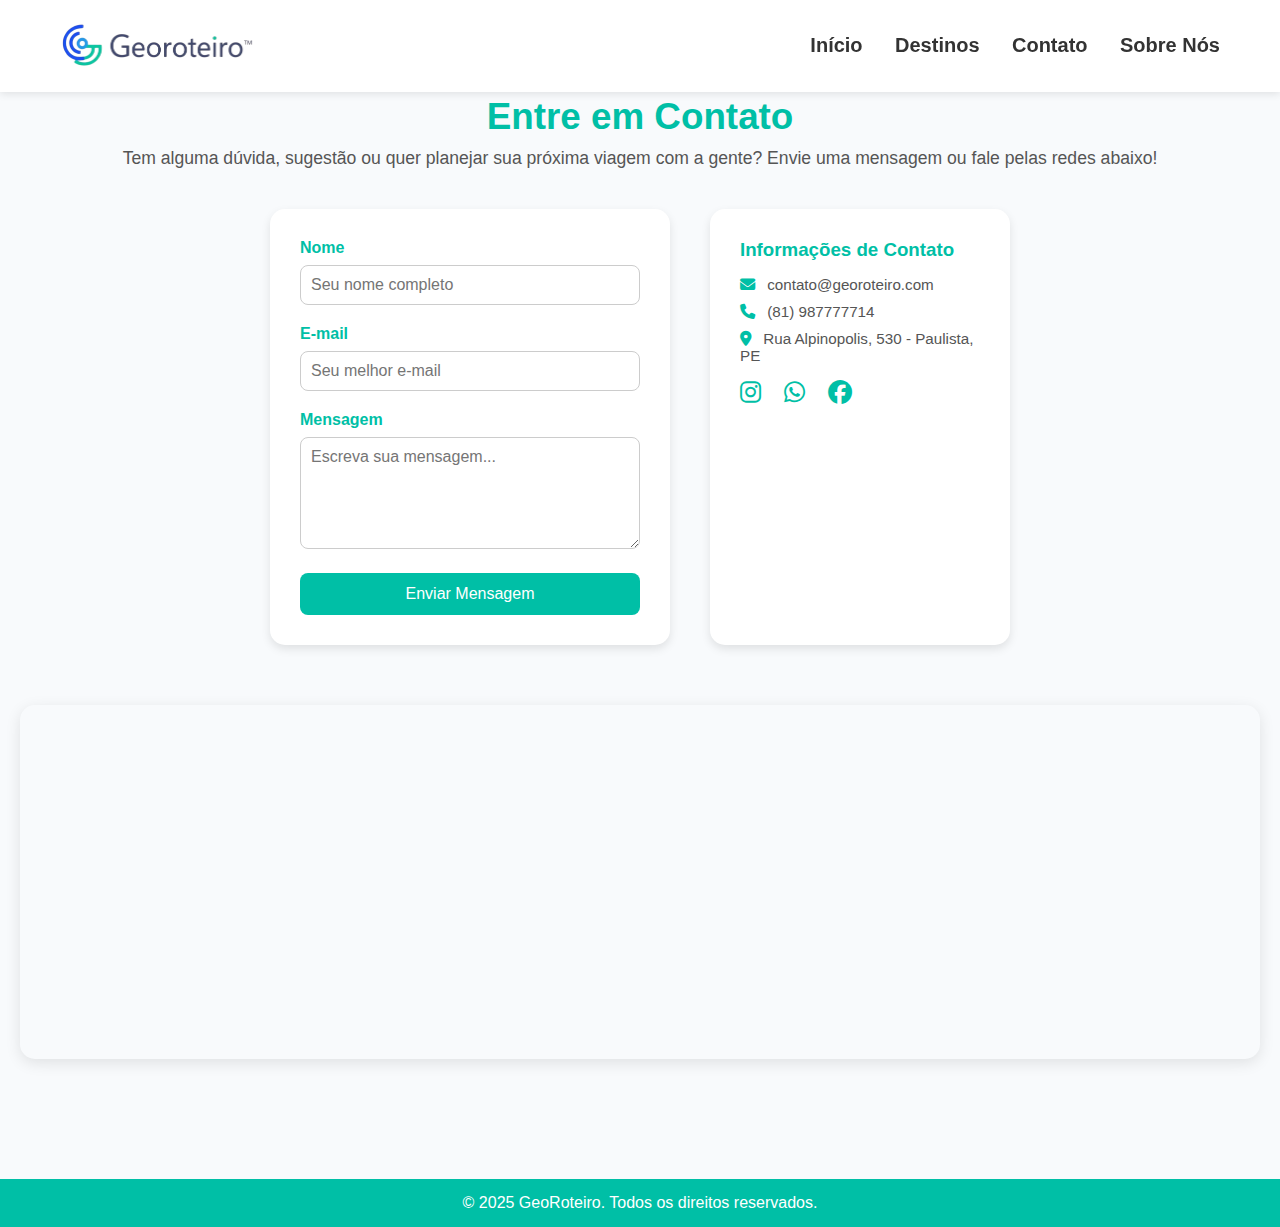
<file: contato.html>
<!DOCTYPE html>
<html lang="pt-BR">
<head>
  <meta charset="UTF-8">
  <meta name="viewport" content="width=device-width, initial-scale=1.0">
  <title>Contato - GeoRoteiro</title>
  <link rel="stylesheet" href="contato.css">

  <!-- Ícones -->
  <link rel="stylesheet" href="https://cdnjs.cloudflare.com/ajax/libs/font-awesome/6.5.0/css/all.min.css">
</head>

<body>
  <!--Navbar-->
  <header>
    <!--Logo-->
    <div class="logo">
      <img src="logoc.png" alt="">

    </div>

     <!-- Menu de navegação -->
     <nav class="menu">
      <a href="index.html">Início</a>
      <a href="destinos.html">Destinos</a>
      
      <a href="contato.html">Contato</a>
      <a href="sobrenos.html">Sobre Nós</a>
    </nav>

  </header>

  <br><br>

  <section class="contato">
    
    <h2>Entre em Contato</h2>
    <p>Tem alguma dúvida, sugestão ou quer planejar sua próxima viagem com a gente? Envie uma mensagem ou fale pelas redes abaixo!</p>

    <div class="form-container">
      <!-- Formulário -->
      <form id="formContato" class="fade-in">
        <div class="input-group">
          <label for="nome">Nome</label>
          <input type="text" id="nome" name="nome" placeholder="Seu nome completo" required>
        </div>

        <div class="input-group">
          <label for="email">E-mail</label>
          <input type="email" id="email" name="email" placeholder="Seu melhor e-mail" required>
        </div>

        <div class="input-group">
          <label for="mensagem">Mensagem</label>
          <textarea id="mensagem" name="mensagem" rows="5" placeholder="Escreva sua mensagem..." required></textarea>
        </div>

        <button type="submit">Enviar Mensagem</button>
      </form>

      <!-- Informaçõesp -->
      <div class="info fade-in">
        <h3>Informações de Contato</h3>
        <p><i class="fa-solid fa-envelope"></i> contato@georoteiro.com</p>
        <p><i class="fa-solid fa-phone"></i> (81) 987777714</p>
        <p><i class="fa-solid fa-location-dot"></i> Rua Alpinopolis, 530 - Paulista, PE</p>

        <div class="redes">
          <a href="#"><i class="fa-brands fa-instagram"></i></a>
          <a href="#"><i class="fa-brands fa-whatsapp"></i></a>
          <a href="#"><i class="fa-brands fa-facebook"></i></a>
        </div>
      </div>
    </div>

    <!-- Mapa -->
    <div class="mapa fade-in">
      <iframe 
        src="https://www.google.com/maps/embed?pb=!1m18!1m12!1m3!1d3949.881353911214!2d-34.878!3d-7.9405!2m3!1f0!2f0!3f0!3m2!1i1024!2i768!4f13.1!3m3!1m2!1s0x7ab3f1d6f6ae0e%3A0x91b7a75cd0c1d3c!2sRua%20Alpin%C3%B3polis%2C%20530%20-%20Paulista%2C%20PE!5e0!3m2!1spt-BR!2sbr!4v1731600000000!5m2!1spt-BR!2sbr"
        width="100%" height="350" style="border:0;" allowfullscreen="" loading="lazy">
      </iframe>
    </div>
  </section>

  <footer>
    <p>© 2025 GeoRoteiro. Todos os direitos reservados.</p>
  </footer>

  <!-- menssagemzinha-->
  <div class="popup" id="popupSucesso">
    <div class="popup-content">
      <i class="fa-solid fa-circle-check"></i>
      <h3>Mensagem enviada com sucesso!</h3>
      <p>Entraremos em contato o mais breve possível.</p>
      <button id="fecharPopup">Fechar</button>
    </div>
  </div>

<script src="contato.js"></script>
</body>
</html>
</file>
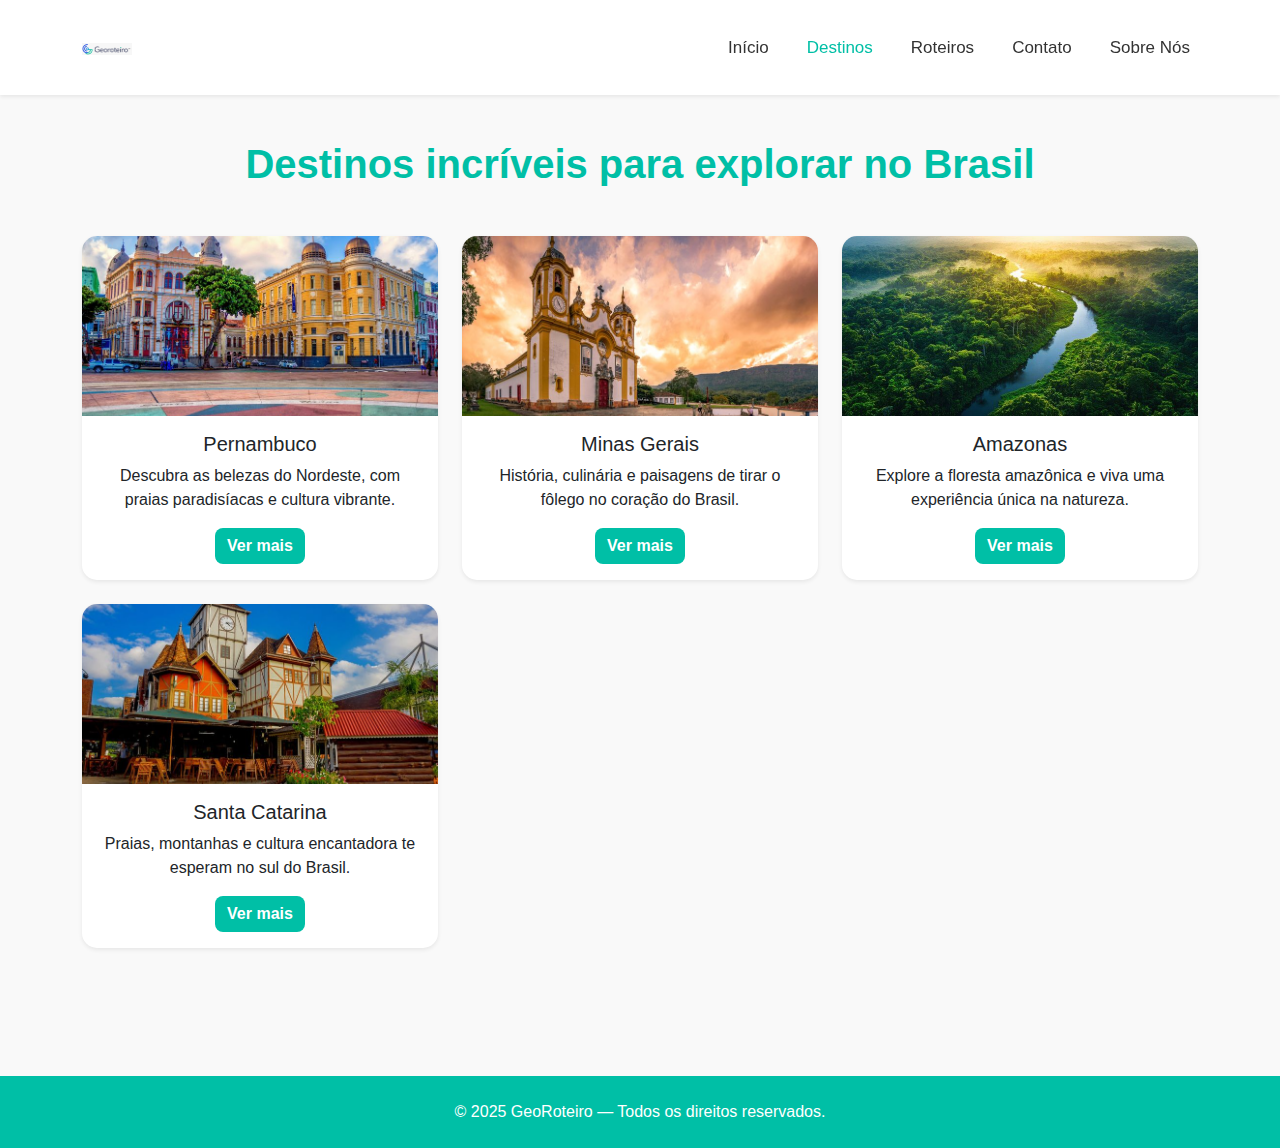
<file: destinos.html>
<!DOCTYPE html>
<html lang="pt-br">
<head>
  <meta charset="UTF-8">
  <meta name="viewport" content="width=device-width, initial-scale=1.0">
  <title>Destinos | GeoRoteiro</title>

  <!-- Importando Bootstrap -->
  <link href="https://cdn.jsdelivr.net/npm/bootstrap@5.3.3/dist/css/bootstrap.min.css" rel="stylesheet">
  <!-- CSS personalizado -->
  <link rel="stylesheet" href="destinos.css">

</head>

<body>
  <!-- Navbar -->
 <header class="navbar navbar-expand-lg navbar-light bg-white shadow-sm fixed-top navbar-principal">
    <div class="container">
      <a class="navbar-brand" href="index.html">
        <img src="img/logo.img.jpg" alt="GeoRoteiro" class="logo-navbar">
      </a>

      <button class="navbar-toggler" type="button" data-bs-toggle="collapse" data-bs-target="#navbarNav">
        <span class="navbar-toggler-icon"></span>
      </button>

      <div class="collapse navbar-collapse" id="navbarNav">
        <ul class="navbar-nav ms-auto nav-links">
          <li class="nav-item"><a class="nav-link" href="index.html">Início</a></li>
          <li class="nav-item"><a class="nav-link active" href="destinos.html">Destinos</a></li>
          <li class="nav-item"><a class="nav-link" href="roteiros.html">Roteiros</a></li>
          <li class="nav-item"><a class="nav-link" href="contato.html">Contato</a></li>
          <li class="nav-item"><a class="nav-link" href="sobre.html">Sobre Nós</a></li>
        </ul>
      </div>
    </div>
</header>


  <!-- Conteúdo Principal -->
  <main class="container secao-dest">
    <h1 class="text-center mb-5">Destinos incríveis para explorar no Brasil</h1>

    <div class="row g-4">
      <!-- Card 1 -->
      <div class="col-md-6 col-lg-4">
        <div class="card shadow-sm h-100 border-0">
          <img src="img/mz.img.jpeg" class="img" alt="Pernambuco">
          <div class="card-body text-center">
            <h5 class="texto-estados">Pernambuco</h5>
            <p class="card-text">Descubra as belezas do Nordeste, com praias paradisíacas e cultura vibrante.</p>
            <button class="btn btn-success">Ver mais</button>
          </div>
        </div>
      </div>

      <!-- Card 2 -->
      <div class="col-md-6 col-lg-4">
        <div class="card shadow-sm h-100 border-0">
          <img src="img/mg.img.jpeg" class="img" alt="Minas Gerais">
          <div class="card-body text-center">
            <h5 class="texto-estados">Minas Gerais</h5>
            <p class="card-text">História, culinária e paisagens de tirar o fôlego no coração do Brasil.</p>
            <button class="btn btn-success">Ver mais</button>
          </div>
        </div>
      </div>

      <!-- Card 3 -->
      <div class="col-md-6 col-lg-4">
        <div class="card shadow-sm h-100 border-0">
          <img src="img/amz.img.jpeg" class="img" alt="Amazonas">
          <div class="card-body text-center">
            <h5 class="texto-estados">Amazonas</h5>
            <p class="card-text">Explore a floresta amazônica e viva uma experiência única na natureza.</p>
            <button class="btn btn-success">Ver mais</button>
          </div>
        </div>
      </div>

      <!-- Card 4 -->
      <div class="col-md-6 col-lg-4">
        <div class="card shadow-sm h-100 border-0">
          <img src="img/sc.img.jpeg" class="img" alt="Santa Catarina">
          <div class="card-body text-center">
            <h5 class="texto-estados">Santa Catarina</h5>
            <p class="card-text">Praias, montanhas e cultura encantadora te esperam no sul do Brasil.</p>
            <button class="btn btn-success">Ver mais</button>
          </div>
        </div>
      </div>
    </div>
  </main>

  <!-- Rodapé -->
  <footer class="text-center text-white py-4 mt-5" style="background-color: #00bfa6;">
    © 2025 GeoRoteiro — Todos os direitos reservados.
  </footer>

  <!-- Script do Bootstrap -->
  <script src="https://cdn.jsdelivr.net/npm/bootstrap@5.3.3/dist/js/bootstrap.bundle.min.js"></script>
</body>
</html>
</file>
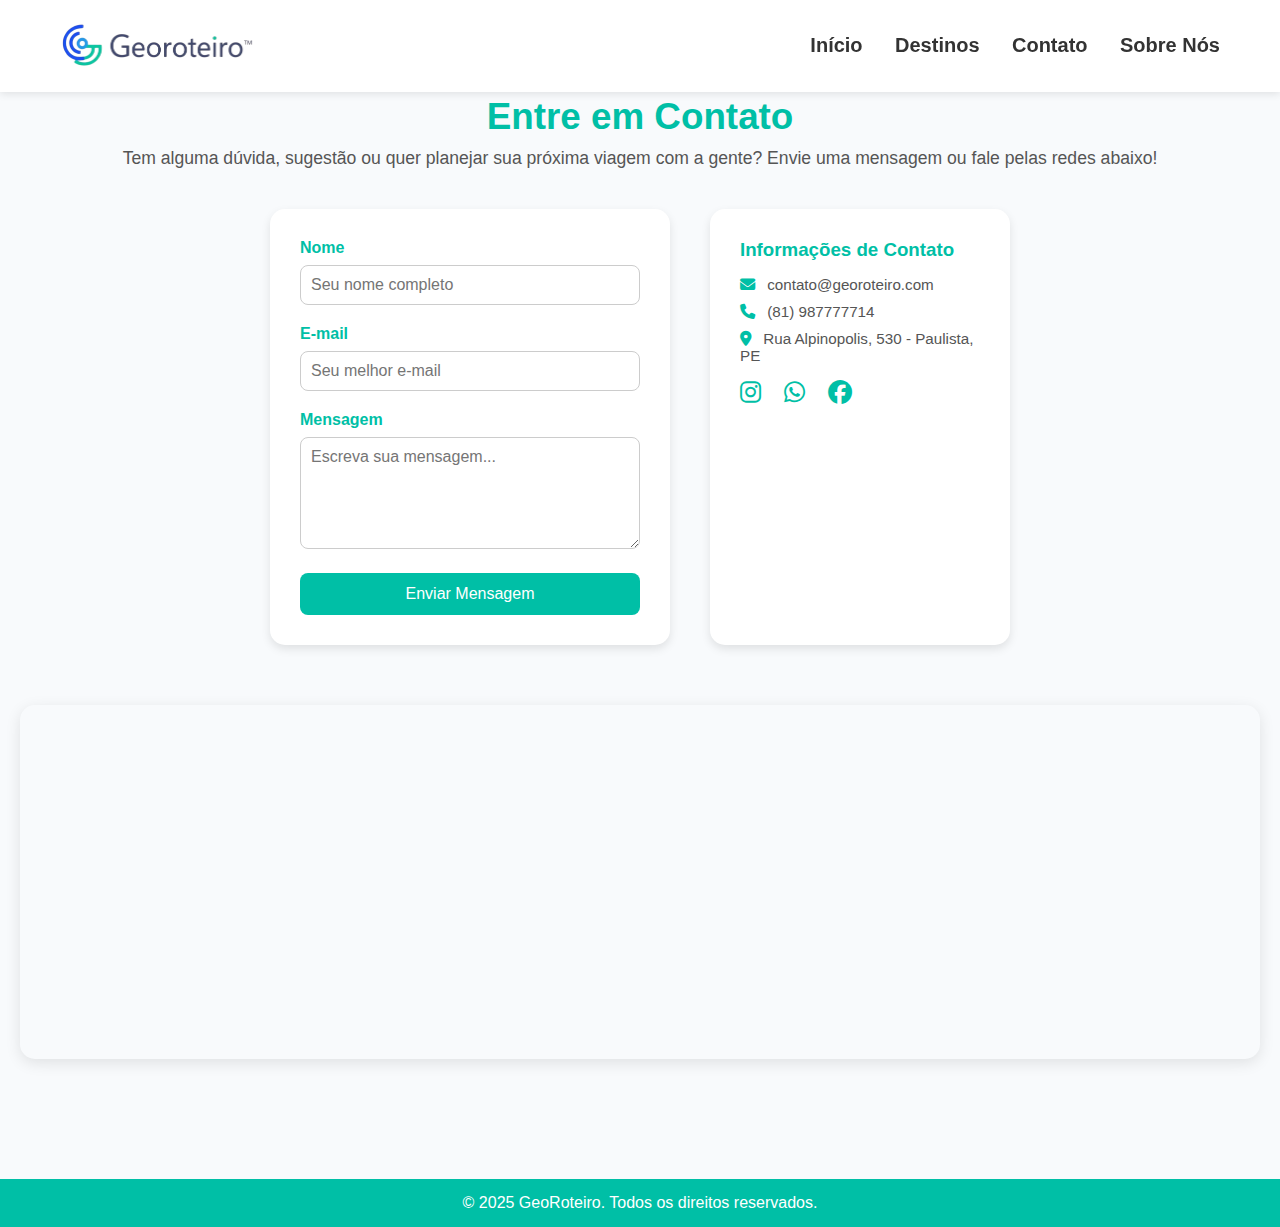
<file: contato/contato.html>
<!DOCTYPE html>
<html lang="pt-BR">
<head>
  <meta charset="UTF-8">
  <meta name="viewport" content="width=device-width, initial-scale=1.0">
  <title>Contato - GeoRoteiro</title>
  <link rel="stylesheet" href="contato.css">

  <!-- Ícones -->
  <link rel="stylesheet" href="https://cdnjs.cloudflare.com/ajax/libs/font-awesome/6.5.0/css/all.min.css">
</head>

<body>
  <!--Navbar-->
  <header>
    <!--Logo-->
    <div class="logo">
      <img src="logoc.png" alt="">

    </div>

     <!-- Menu de navegação -->
     <nav class="menu">
      <a href="index.html">Início</a>
      <a href="#">Destinos</a>
      
      <a href="contato/contato.html">Contato</a>
      <a href="sobrenos/sobrenos.html">Sobre Nós</a>
    </nav>

  </header>

  <br><br>

  <section class="contato">
    
    <h2>Entre em Contato</h2>
    <p>Tem alguma dúvida, sugestão ou quer planejar sua próxima viagem com a gente? Envie uma mensagem ou fale pelas redes abaixo!</p>

    <div class="form-container">
      <!-- Formulário -->
      <form id="formContato" class="fade-in">
        <div class="input-group">
          <label for="nome">Nome</label>
          <input type="text" id="nome" name="nome" placeholder="Seu nome completo" required>
        </div>

        <div class="input-group">
          <label for="email">E-mail</label>
          <input type="email" id="email" name="email" placeholder="Seu melhor e-mail" required>
        </div>

        <div class="input-group">
          <label for="mensagem">Mensagem</label>
          <textarea id="mensagem" name="mensagem" rows="5" placeholder="Escreva sua mensagem..." required></textarea>
        </div>

        <button type="submit">Enviar Mensagem</button>
      </form>

      <!-- Informaçõesp -->
      <div class="info fade-in">
        <h3>Informações de Contato</h3>
        <p><i class="fa-solid fa-envelope"></i> contato@georoteiro.com</p>
        <p><i class="fa-solid fa-phone"></i> (81) 987777714</p>
        <p><i class="fa-solid fa-location-dot"></i> Rua Alpinopolis, 530 - Paulista, PE</p>

        <div class="redes">
          <a href="#"><i class="fa-brands fa-instagram"></i></a>
          <a href="#"><i class="fa-brands fa-whatsapp"></i></a>
          <a href="#"><i class="fa-brands fa-facebook"></i></a>
        </div>
      </div>
    </div>

    <!-- Mapa -->
    <div class="mapa fade-in">
      <iframe 
        src="https://www.google.com/maps/embed?pb=!1m18!1m12!1m3!1d3949.881353911214!2d-34.878!3d-7.9405!2m3!1f0!2f0!3f0!3m2!1i1024!2i768!4f13.1!3m3!1m2!1s0x7ab3f1d6f6ae0e%3A0x91b7a75cd0c1d3c!2sRua%20Alpin%C3%B3polis%2C%20530%20-%20Paulista%2C%20PE!5e0!3m2!1spt-BR!2sbr!4v1731600000000!5m2!1spt-BR!2sbr"
        width="100%" height="350" style="border:0;" allowfullscreen="" loading="lazy">
      </iframe>
    </div>
  </section>

  <footer>
    <p>© 2025 GeoRoteiro. Todos os direitos reservados.</p>
  </footer>

  <!-- menssagemzinha-->
  <div class="popup" id="popupSucesso">
    <div class="popup-content">
      <i class="fa-solid fa-circle-check"></i>
      <h3>Mensagem enviada com sucesso!</h3>
      <p>Entraremos em contato o mais breve possível.</p>
      <button id="fecharPopup">Fechar</button>
    </div>
  </div>

<script src="contato.js"></script>
</body>
</html>
</file>
<file: contato.css>
/* navbar */
header {
  display: flex;                     /* Alinha logo, pesquisa e menu lado a lado */
  align-items: center;               /* Centraliza verticalmente */
  justify-content: space-between;    /* Espaça os 3 blocos igualmente */
  padding: 20px 60px;                /* Espaço interno */
  background-color: rgb(255, 255, 255);         /* Cor de fundo */
  box-shadow: 0 2px 8px rgba(0, 0, 0, 0.1); /* Sombra leve */
  position: fixed;                   /* Fixa no topo da página */
  top: 0;
  left: 0;
  width: 100%;                       /* Ocupa toda a largura */
  z-index: 1000;                     /* Fica sobre o conteúdo */
  border-radius: 0px;               /* Bordas arredondadas */
  box-sizing: border-box;            /* Evita que padding aumente o tamanho */
}

/* Logo */
.logo img {
  width: 200px;
  height: auto;
  object-fit: contain;/* mostra a imagem inteira sem cortar */
}

/* Links principais (menu de navegação) */
nav.menu a {
  text-decoration: none;    /* Remove sublinhado */
  color: #333;
  font-weight: 600;
  margin-left: 28px;        /* Espaço entre os links */
  position: relative;
  transition: color 0.25s;  /* Transição suave ao passar o mouse */
  font-size: 20px;
}

/* Linha de destaque sob o link ao passar o mouse */
nav.menu a::after {
  content: "";
  position: absolute;
  width: 0%;
  height: 2px;
  bottom: -4px;
  left: 0;
  background-color: #0640fd;
  transition: width 0.25s ease-in-out;
}

/* Efeito de hover (muda cor e mostra a linha) */
nav.menu a:hover {
  color: #053efa;
}
nav.menu a:hover::after {
  width: 100%;
}



* {
  margin: 0;
  padding: 0;
  box-sizing: border-box;
  font-family: "Poppins", sans-serif;
}

body {
  background-color: #f8fafc;
  color: #333;
}

/* Cabeçalho */
.cabecalho {
  background: #00bfa6;
  color: #fff;
  display: flex;
  justify-content: space-between;
  align-items: center;
  padding: 15px 40px;
}

.cabecalho h1 {
  font-size: 1.8rem;
}

nav ul {
  list-style: none;
  display: flex;
  gap: 25px;
}

nav a {
  color: #fff;
  text-decoration: none;
  transition: 0.3s;
}

nav a:hover, .ativo {
  color: #ffe600;
}

/* Seção contato */
.contato {
  padding: 60px 20px;
  text-align: center;
}

.contato h2 {
  color: #00bfa6;
  font-size: 2.3rem;
  margin-bottom: 10px;
}

.contato p {
  color: #555;
  font-size: 1.1rem;
  margin-bottom: 40px;
}

.form-container {
  display: flex;
  justify-content: center;
  flex-wrap: wrap;
  gap: 40px;
}

/* Formulário */
form {
  background: #fff;
  border-radius: 15px;
  box-shadow: 0 4px 10px rgba(0, 0, 0, 0.1);
  width: 400px;
  padding: 30px;
  text-align: left;
}

.input-group {
  margin-bottom: 20px;
}

label {
  display: block;
  margin-bottom: 8px;
  color: #00bfa6;
  font-weight: 600;
}

input, textarea {
  width: 100%;
  padding: 10px;
  border: 1px solid #ccc;
  border-radius: 8px;
  outline: none;
  font-size: 1rem;
}

input:focus, textarea:focus {
  border-color: #00bfa6;
}

button {
  width: 100%;
  background: #00bfa6;
  color: #fff;
  border: none;
  padding: 12px;
  border-radius: 8px;
  font-size: 1rem;
  cursor: pointer;
  transition: 0.3s;
}

button:hover {
  background: #009c8a;
}

/* Informações */
.info {
  background: #fff;
  border-radius: 15px;
  box-shadow: 0 4px 10px rgba(0, 0, 0, 0.1);
  width: 300px;
  padding: 30px;
  text-align: left;
}

.info h3 {
  color: #00bfa6;
  margin-bottom: 15px;
}

.info p {
  margin-bottom: 10px;
  font-size: 0.95rem;
}

.info i {
  color: #00bfa6;
  margin-right: 8px;
}

/* Ícones das redes sociais */
.redes {
  display: flex;
  gap: 15px;
  margin-top: 15px;
}

.redes a {
  color: #00bfa6;
  font-size: 1.5rem;
  transition: 0.3s;
}

.redes a:hover {
  color: #009c8a;
  transform: scale(1.1);
}

/* Mapa */
.mapa {
  margin-top: 60px;
  border-radius: 15px;
  overflow: hidden;
  box-shadow: 0 4px 15px rgba(0,0,0,0.1);
}

/* Rodapé */
footer {
  background: #00bfa6;
  color: white;
  text-align: center;
  padding: 15px;
  margin-top: 60px;
}

/* Popup de sucesso */
.popup {
  position: fixed;
  top: 0; left: 0;
  width: 100%; height: 100%;
  display: flex;
  justify-content: center;
  align-items: center;
  background: rgba(0,0,0,0.5);
  opacity: 0;
  pointer-events: none;
  transition: opacity 0.4s ease;
}

.popup.ativo {
  opacity: 1;
  pointer-events: all;
}

.popup-content {
  background: #fff;
  padding: 40px;
  border-radius: 15px;
  text-align: center;
  animation: popIn 0.5s ease;
  box-shadow: 0 4px 15px rgba(0,0,0,0.2);
}

.popup-content i {
  font-size: 3rem;
  color: #00bfa6;
  margin-bottom: 15px;
}

.popup-content h3 {
  color: #333;
  margin-bottom: 10px;
}

.popup-content p {
  color: #555;
  margin-bottom: 20px;
}

.popup-content button {
  background: #00bfa6;
  color: white;
  border: none;
  padding: 10px 25px;
  border-radius: 8px;
  cursor: pointer;
  transition: 0.3s;
}

.popup-content button:hover {
  background: #009c8a;
}

@keyframes popIn {
  from { transform: scale(0.8); opacity: 0; }
  to { transform: scale(1); opacity: 1; }
}
</file>
<file: destinos.css>
/* ---------- ESTILO GERAL ---------- */
body {
  font-family: 'Poppins', sans-serif;
  background-color: #f9f9f9;
  color: #333;
  margin: 0;
  padding: 0;
}

/* Espaçamento por causa da navbar fixa */
.secao-dest {
  padding-top: 140px;
  padding-bottom: 80px;
}

/* ---------- TÍTULO ---------- */
.secao-dest h1 {
  color: #00bfa6;
  font-weight: 600;
}

/* ---------- CARDS ---------- */
.card {
  border-radius: 15px;
  overflow: hidden;
  transition: transform 0.3s ease, box-shadow 0.3s ease;
}

.card:hover {
  transform: translateY(-6px);
  box-shadow: 0 8px 20px rgba(0,0,0,0.15);
}

.img {
  height: 180px;
  object-fit: cover;
}

/* Botões personalizados */
.btn-success {
  background-color: #00bfa6;
  border: none;
  border-radius: 8px;
  font-weight: 600;
  transition: background-color 0.3s ease;
}

.btn-success:hover {
  background-color: #008f7a;
}

/* ---------- NAVBAR ---------- */
/* NAVBAR ESTILO PRINCIPAL — Igual à página inicial */
.navbar-principal {
  height: 95px; /* aumenta a barra */
  display: flex;
  align-items: center;
  padding: 18px 0;
  background-color: #ffffff !important;
  box-shadow: 0 3px 12px rgba(0,0,0,0.08);
}

/* Logo com tamanho padronizado */
.logo-navbar {
  width: 50px;
  height: auto;
}

/* Ajuste dos links */
.nav-links .nav-link {
  color: #333 !important;
  margin-left: 22px;
  font-size: 17px;
  font-weight: 500;
  transition: .3s ease;
}

.nav-links .nav-link:hover,
.nav-links .nav-link.active {
  color: #00bfa6 !important;
}
</file>
<file: contato/contato.css>
/* navbar */
header {
  display: flex;                     /* Alinha logo, pesquisa e menu lado a lado */
  align-items: center;               /* Centraliza verticalmente */
  justify-content: space-between;    /* Espaça os 3 blocos igualmente */
  padding: 20px 60px;                /* Espaço interno */
  background-color: rgb(255, 255, 255);         /* Cor de fundo */
  box-shadow: 0 2px 8px rgba(0, 0, 0, 0.1); /* Sombra leve */
  position: fixed;                   /* Fixa no topo da página */
  top: 0;
  left: 0;
  width: 100%;                       /* Ocupa toda a largura */
  z-index: 1000;                     /* Fica sobre o conteúdo */
  border-radius: 0px;               /* Bordas arredondadas */
  box-sizing: border-box;            /* Evita que padding aumente o tamanho */
}

/* Logo */
.logo img {
  width: 200px;
  height: auto;
  object-fit: contain;/* mostra a imagem inteira sem cortar */
}

/* Links principais (menu de navegação) */
nav.menu a {
  text-decoration: none;    /* Remove sublinhado */
  color: #333;
  font-weight: 600;
  margin-left: 28px;        /* Espaço entre os links */
  position: relative;
  transition: color 0.25s;  /* Transição suave ao passar o mouse */
  font-size: 20px;
}

/* Linha de destaque sob o link ao passar o mouse */
nav.menu a::after {
  content: "";
  position: absolute;
  width: 0%;
  height: 2px;
  bottom: -4px;
  left: 0;
  background-color: #0640fd;
  transition: width 0.25s ease-in-out;
}

/* Efeito de hover (muda cor e mostra a linha) */
nav.menu a:hover {
  color: #053efa;
}
nav.menu a:hover::after {
  width: 100%;
}



* {
  margin: 0;
  padding: 0;
  box-sizing: border-box;
  font-family: "Poppins", sans-serif;
}

body {
  background-color: #f8fafc;
  color: #333;
}

/* Cabeçalho */
.cabecalho {
  background: #00bfa6;
  color: #fff;
  display: flex;
  justify-content: space-between;
  align-items: center;
  padding: 15px 40px;
}

.cabecalho h1 {
  font-size: 1.8rem;
}

nav ul {
  list-style: none;
  display: flex;
  gap: 25px;
}

nav a {
  color: #fff;
  text-decoration: none;
  transition: 0.3s;
}

nav a:hover, .ativo {
  color: #ffe600;
}

/* Seção contato */
.contato {
  padding: 60px 20px;
  text-align: center;
}

.contato h2 {
  color: #00bfa6;
  font-size: 2.3rem;
  margin-bottom: 10px;
}

.contato p {
  color: #555;
  font-size: 1.1rem;
  margin-bottom: 40px;
}

.form-container {
  display: flex;
  justify-content: center;
  flex-wrap: wrap;
  gap: 40px;
}

/* Formulário */
form {
  background: #fff;
  border-radius: 15px;
  box-shadow: 0 4px 10px rgba(0, 0, 0, 0.1);
  width: 400px;
  padding: 30px;
  text-align: left;
}

.input-group {
  margin-bottom: 20px;
}

label {
  display: block;
  margin-bottom: 8px;
  color: #00bfa6;
  font-weight: 600;
}

input, textarea {
  width: 100%;
  padding: 10px;
  border: 1px solid #ccc;
  border-radius: 8px;
  outline: none;
  font-size: 1rem;
}

input:focus, textarea:focus {
  border-color: #00bfa6;
}

button {
  width: 100%;
  background: #00bfa6;
  color: #fff;
  border: none;
  padding: 12px;
  border-radius: 8px;
  font-size: 1rem;
  cursor: pointer;
  transition: 0.3s;
}

button:hover {
  background: #009c8a;
}

/* Informações */
.info {
  background: #fff;
  border-radius: 15px;
  box-shadow: 0 4px 10px rgba(0, 0, 0, 0.1);
  width: 300px;
  padding: 30px;
  text-align: left;
}

.info h3 {
  color: #00bfa6;
  margin-bottom: 15px;
}

.info p {
  margin-bottom: 10px;
  font-size: 0.95rem;
}

.info i {
  color: #00bfa6;
  margin-right: 8px;
}

/* Ícones das redes sociais */
.redes {
  display: flex;
  gap: 15px;
  margin-top: 15px;
}

.redes a {
  color: #00bfa6;
  font-size: 1.5rem;
  transition: 0.3s;
}

.redes a:hover {
  color: #009c8a;
  transform: scale(1.1);
}

/* Mapa */
.mapa {
  margin-top: 60px;
  border-radius: 15px;
  overflow: hidden;
  box-shadow: 0 4px 15px rgba(0,0,0,0.1);
}

/* Rodapé */
footer {
  background: #00bfa6;
  color: white;
  text-align: center;
  padding: 15px;
  margin-top: 60px;
}

/* Popup de sucesso */
.popup {
  position: fixed;
  top: 0; left: 0;
  width: 100%; height: 100%;
  display: flex;
  justify-content: center;
  align-items: center;
  background: rgba(0,0,0,0.5);
  opacity: 0;
  pointer-events: none;
  transition: opacity 0.4s ease;
}

.popup.ativo {
  opacity: 1;
  pointer-events: all;
}

.popup-content {
  background: #fff;
  padding: 40px;
  border-radius: 15px;
  text-align: center;
  animation: popIn 0.5s ease;
  box-shadow: 0 4px 15px rgba(0,0,0,0.2);
}

.popup-content i {
  font-size: 3rem;
  color: #00bfa6;
  margin-bottom: 15px;
}

.popup-content h3 {
  color: #333;
  margin-bottom: 10px;
}

.popup-content p {
  color: #555;
  margin-bottom: 20px;
}

.popup-content button {
  background: #00bfa6;
  color: white;
  border: none;
  padding: 10px 25px;
  border-radius: 8px;
  cursor: pointer;
  transition: 0.3s;
}

.popup-content button:hover {
  background: #009c8a;
}

@keyframes popIn {
  from { transform: scale(0.8); opacity: 0; }
  to { transform: scale(1); opacity: 1; }
}
</file>
